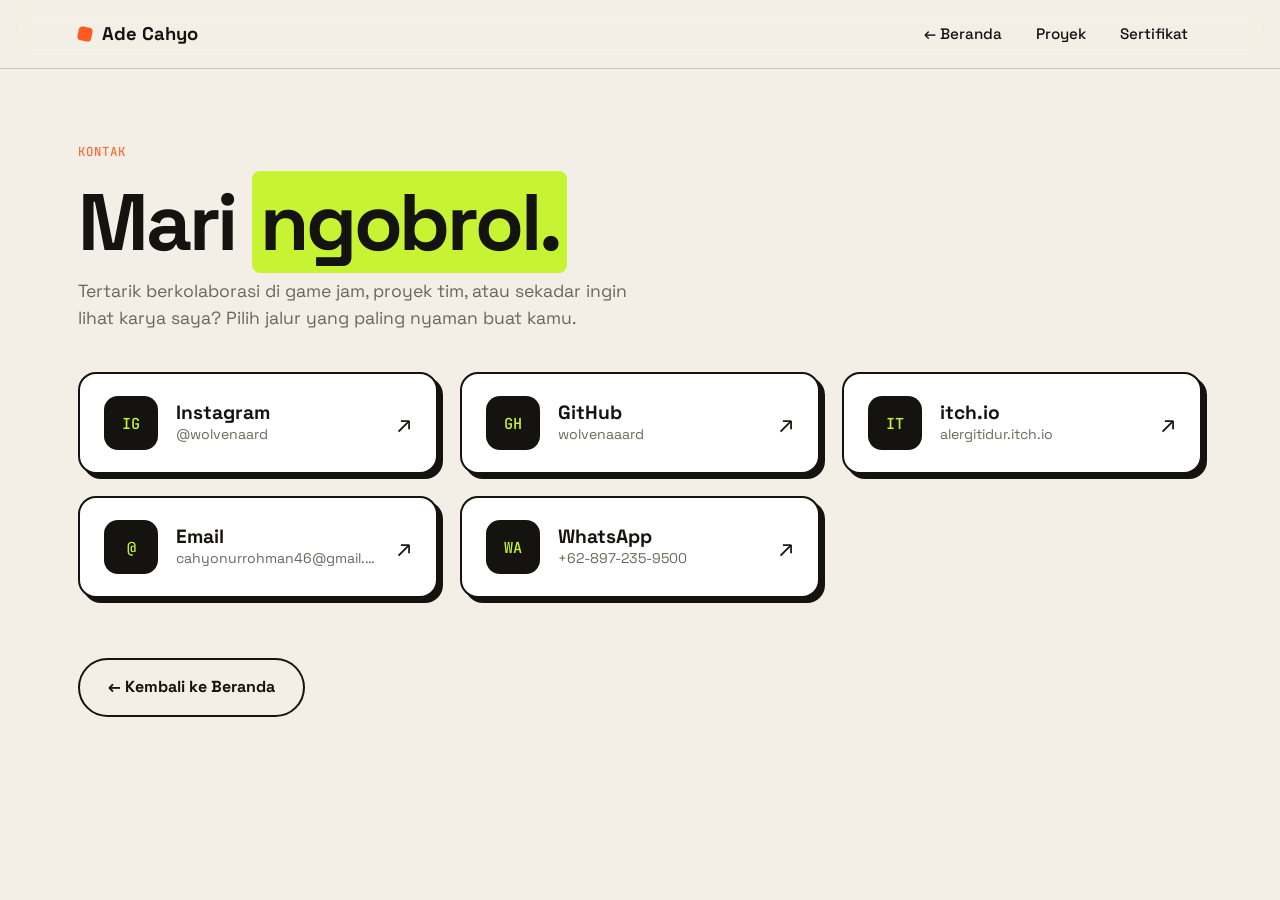
<file: kontak.html>
<!DOCTYPE html>
<html lang="id">
<head>
<meta charset="UTF-8">
<meta name="viewport" content="width=device-width, initial-scale=1.0">
<title>Kontak | Ade Cahyo Nurrohman</title>
<link rel="preconnect" href="https://fonts.googleapis.com">
<link rel="preconnect" href="https://fonts.gstatic.com" crossorigin>
<link href="https://fonts.googleapis.com/css2?family=Space+Grotesk:wght@400;500;700&family=JetBrains+Mono:wght@400;500&display=swap" rel="stylesheet">
<link rel="stylesheet" href="style.css">
</head>
<body>

<header>
  <div class="wrap nav">
    <a href="index.html" class="logo"><i></i>Ade Cahyo</a>
    <nav>
      <ul>
        <li><a class="link" href="index.html">← Beranda</a></li>
        <li><a class="link" href="index.html#projects">Proyek</a></li>
        <li><a class="link" href="sertifikat.html">Sertifikat</a></li>
      </ul>
    </nav>
  </div>
</header>

<main class="wrap">
  <div class="page-head">
    <span class="mono" style="color:var(--accent)">Kontak</span>
    <h1>Mari <span style="background:var(--accent-2);padding:0 .1em;border-radius:.1em">ngobrol.</span></h1>
    <p>Tertarik berkolaborasi di game jam, proyek tim, atau sekadar ingin lihat karya saya? Pilih jalur yang paling nyaman buat kamu.</p>
  </div>

  <div class="links-grid" id="linksGrid"></div>

  <a href="index.html" class="btn ghost" style="margin:10px 0 100px">← Kembali ke Beranda</a>
</main>

<script src="links.js"></script>
<script>renderLinks(document.getElementById('linksGrid'), 'cards');</script>
</body>
</html>
</file>
<file: style.css>
:root{
  --paper:#f3efe6;
  --ink:#14130f;
  --muted:#6b675c;
  --accent:#ff5a1f;
  --accent-2:#c6f432;
  --line:rgba(20,19,15,.18);
  --radius:18px;
}
*{margin:0;padding:0;box-sizing:border-box}
html{scroll-behavior:smooth}
body{
  background:var(--paper);color:var(--ink);
  font-family:'Space Grotesk',system-ui,sans-serif;line-height:1.55;
  -webkit-font-smoothing:antialiased;
}
::selection{background:var(--accent-2);color:var(--ink)}
a{color:inherit}
.mono{font-family:'JetBrains Mono',ui-monospace,monospace;font-size:.78rem;letter-spacing:.08em;text-transform:uppercase}
.wrap{max-width:1180px;margin:0 auto;padding:0 28px}

/* NAV */
header{position:sticky;top:0;z-index:50;background:rgba(243,239,230,.88);backdrop-filter:blur(12px);border-bottom:1px solid var(--line)}
.nav{display:flex;justify-content:space-between;align-items:center;height:68px}
.logo{font-weight:700;font-size:1.15rem;text-decoration:none;display:flex;align-items:center;gap:10px}
.logo i{width:14px;height:14px;background:var(--accent);border-radius:4px;display:inline-block;transform:rotate(12deg)}
nav ul{display:flex;gap:6px;list-style:none}
nav a.link{text-decoration:none;padding:8px 14px;border-radius:99px;font-weight:500;font-size:.95rem;transition:background .2s}
nav a.link:hover{background:var(--ink);color:var(--paper)}

/* BUTTONS */
.btn{
  display:inline-flex;align-items:center;gap:10px;padding:15px 28px;border-radius:99px;
  text-decoration:none;font-weight:700;border:2px solid var(--ink);cursor:pointer;font-size:1rem;
  font-family:inherit;transition:transform .2s, box-shadow .2s, background .2s;background:transparent;color:var(--ink);
}
.btn.primary{background:var(--ink);color:var(--paper);box-shadow:4px 4px 0 var(--accent)}
.btn.primary:hover{transform:translate(-2px,-2px);box-shadow:7px 7px 0 var(--accent)}
.btn.ghost:hover{background:var(--accent-2)}

/* HERO */
.hero{padding:80px 0 70px;display:grid;grid-template-columns:1.15fr .85fr;gap:60px;align-items:center}
.badge{display:inline-flex;align-items:center;gap:10px;border:1px solid var(--ink);border-radius:99px;padding:7px 16px;margin-bottom:30px;background:#fff}
.badge b{width:9px;height:9px;border-radius:50%;background:var(--accent-2);border:1px solid var(--ink);animation:pulse 1.8s infinite}
@keyframes pulse{50%{transform:scale(1.5);opacity:.5}}
.hero h1{font-size:clamp(2.6rem,7vw,5.8rem);line-height:.95;letter-spacing:-.04em;font-weight:700}
.hero h1 .hl{background:var(--accent-2);padding:0 .12em;border-radius:.12em;box-decoration-break:clone;-webkit-box-decoration-break:clone}
.hero h1 .out{color:transparent;-webkit-text-stroke:2px var(--ink)}
.hero p.sub{margin-top:30px;font-size:1.15rem;color:var(--muted);max-width:540px}
.cta{display:flex;gap:14px;flex-wrap:wrap;margin-top:34px}

/* CERTIFICATE STACK (hero) */
.cert-stack{position:relative}
.cert-stack .label{display:flex;justify-content:space-between;align-items:center;margin-bottom:16px}
.cert-stack .label span:first-child{color:var(--accent);font-weight:500}
.cert-preview{display:grid;gap:14px}
.cert-preview .cert:nth-child(1){transform:rotate(-1.5deg)}
.cert-preview .cert:nth-child(2){transform:rotate(1.2deg) translateX(18px)}
.cert-preview .cert:nth-child(3){transform:rotate(-.8deg)}
.cert-more{margin-top:26px;width:100%;justify-content:center}

/* CERT CARD */
.cert{
  background:#fff;border:2px solid var(--ink);border-radius:var(--radius);overflow:hidden;
  box-shadow:5px 5px 0 var(--ink);transition:transform .25s, box-shadow .25s;cursor:zoom-in;
}
.cert:hover{transform:translate(-3px,-3px) rotate(0)!important;box-shadow:9px 9px 0 var(--accent)}
.cert .img{aspect-ratio:16/10;background:#e9e4d6;display:flex;align-items:center;justify-content:center;overflow:hidden}
.cert img{width:100%;height:100%;object-fit:cover;display:block}
.cert .ph{padding:20px;text-align:center;color:var(--muted);font-size:.8rem;line-height:1.4}
.cert .cap{padding:12px 18px;border-top:2px solid var(--ink);display:flex;flex-direction:column;gap:2px}
.cert .cap strong{font-size:.98rem;line-height:1.25}
.cert .cap span{color:var(--muted);font-size:.8rem}

/* MARQUEE */
.marquee{border-block:2px solid var(--ink);background:var(--accent);overflow:hidden;white-space:nowrap;padding:14px 0}
.marquee div{display:inline-block;animation:slide 30s linear infinite;font-weight:700;font-size:1.3rem}
.marquee span{margin:0 26px}
.marquee span::after{content:"✦";margin-left:52px}
@keyframes slide{to{transform:translateX(-50%)}}

/* SECTIONS */
section{padding:110px 0}
.sec-head{display:flex;align-items:baseline;gap:20px;margin-bottom:54px;border-bottom:2px solid var(--ink);padding-bottom:18px}
.sec-head h2{font-size:clamp(2rem,5vw,3.4rem);letter-spacing:-.03em;line-height:1}
.sec-head .mono{color:var(--accent);font-weight:500}

/* ABOUT */
.about{display:grid;grid-template-columns:1fr 1fr;gap:60px}
.about .lead{font-size:clamp(1.25rem,2.3vw,1.7rem);line-height:1.4;letter-spacing:-.01em}
.about .lead em{font-style:normal;background:linear-gradient(transparent 60%,var(--accent-2) 60%)}
.facts{display:grid;gap:14px;align-content:start}
.fact{background:#fff;border:2px solid var(--ink);border-radius:var(--radius);padding:20px 24px;display:flex;justify-content:space-between;align-items:center;gap:20px;transition:transform .2s}
.fact:hover{transform:rotate(-1deg) translateX(6px)}
.fact .mono{color:var(--muted)}
.fact strong{font-size:1.05rem;text-align:right}
.skills-wrap{margin-top:70px}
.skills-wrap h3{margin-bottom:22px}
.skills{display:flex;flex-wrap:wrap;gap:12px}
.chip{padding:11px 20px;border:2px solid var(--ink);border-radius:99px;font-weight:500;background:#fff;transition:background .2s, transform .2s}
.chip:hover{background:var(--accent-2);transform:translateY(-3px) rotate(-2deg)}

/* PROJECTS */
.projects{border-top:2px solid var(--ink)}
.project{border-bottom:2px solid var(--ink);transition:background .25s,color .25s}
.project summary{
  list-style:none;cursor:pointer;display:grid;grid-template-columns:80px 1fr auto;gap:26px;align-items:center;padding:32px 18px;
}
.project summary::-webkit-details-marker{display:none}
.project .num{font-size:2.4rem;font-weight:700;color:var(--accent);line-height:1}
.project h3{font-size:clamp(1.4rem,3vw,2.1rem);letter-spacing:-.02em;line-height:1.1;margin-bottom:12px}
.tags{display:flex;gap:8px;flex-wrap:wrap}
.tag{border:1px solid currentColor;border-radius:99px;padding:4px 12px}
.plus{width:46px;height:46px;border:2px solid currentColor;border-radius:50%;display:grid;place-items:center;font-size:1.5rem;line-height:1;transition:transform .3s,background .3s}
.project:hover,.project[open]{background:var(--ink);color:var(--paper)}
.project:hover .num,.project[open] .num{color:var(--accent-2)}
.project[open] .plus{transform:rotate(45deg);background:var(--accent-2);color:var(--ink);border-color:var(--accent-2)}
.detail{padding:0 18px 38px 124px;display:grid;grid-template-columns:1fr 1fr;gap:40px;color:#d8d3c4}
.detail p{font-size:1.05rem}
.detail h4{font-family:'JetBrains Mono',monospace;font-size:.78rem;letter-spacing:.08em;text-transform:uppercase;color:var(--accent-2);margin-bottom:12px;font-weight:500}
.detail ul{list-style:none;display:grid;gap:8px}
.detail li{padding-left:22px;position:relative}
.detail li::before{content:"→";position:absolute;left:0;color:var(--accent)}

/* CONTACT */
.contact{background:var(--ink);color:var(--paper);border-radius:32px;margin:0 28px 28px;padding:90px 28px;text-align:center;position:relative;overflow:hidden}
.contact::before{content:"";position:absolute;width:420px;height:420px;border-radius:50%;background:var(--accent);filter:blur(120px);opacity:.35;top:-160px;right:-100px}
.contact h2{font-size:clamp(2.4rem,8vw,6rem);letter-spacing:-.04em;line-height:.95;position:relative}
.contact h2 span{color:var(--accent-2)}
.contact p.t{max-width:560px;margin:26px auto 40px;color:#bdb8a8;font-size:1.15rem;position:relative}
.contact .btn{background:var(--accent-2);color:var(--ink);border-color:var(--accent-2);position:relative}
.contact .btn:hover{background:var(--paper);border-color:var(--paper)}
footer{padding:10px 0 40px;display:flex;justify-content:space-between;flex-wrap:wrap;gap:10px;color:var(--muted)}

/* CERT PAGE */
.page-head{padding:70px 0 40px}
.page-head h1{font-size:clamp(2.4rem,7vw,5rem);letter-spacing:-.04em;line-height:.95;margin:20px 0 18px}
.page-head p{color:var(--muted);font-size:1.1rem;max-width:560px}
.cert-grid{display:grid;grid-template-columns:repeat(auto-fill,minmax(300px,1fr));gap:30px;padding-bottom:100px}
.cert-grid .cert{transform:none}

/* LIGHTBOX */
.lb{position:fixed;inset:0;background:rgba(20,19,15,.92);display:none;align-items:center;justify-content:center;z-index:100;padding:30px;flex-direction:column;gap:16px;cursor:zoom-out}
.lb.open{display:flex}
.lb img{max-width:100%;max-height:82vh;border-radius:12px;border:2px solid var(--paper)}
.lb p{color:var(--paper);text-align:center}

/* REVEAL */
.reveal{opacity:0;transform:translateY(30px);transition:opacity .7s ease, transform .7s ease}
.reveal.in{opacity:1;transform:none}

@media (max-width:900px){
  .hero{grid-template-columns:1fr;padding-top:50px;gap:50px}
  .about{grid-template-columns:1fr}
  .detail{grid-template-columns:1fr;padding:0 18px 34px}
  .project summary{grid-template-columns:50px 1fr 40px;gap:14px}
  .project .num{font-size:1.6rem}
  .plus{width:38px;height:38px}
  nav ul{gap:0}
  nav a.link{padding:8px 10px;font-size:.85rem}
  section{padding:80px 0}
  .contact{margin:0 12px 12px;padding:70px 20px}
  .cert-preview .cert:nth-child(2){transform:rotate(1.2deg)}
}
@media (prefers-reduced-motion:reduce){
  *{animation:none!important;transition:none!important}
  .reveal{opacity:1;transform:none}
}

/* LINKS / KONTAK */
.links-grid{display:grid;grid-template-columns:repeat(auto-fill,minmax(320px,1fr));gap:22px;padding-bottom:50px}
.link-card{
  display:flex;align-items:center;gap:18px;padding:22px 24px;background:#fff;border:2px solid var(--ink);
  border-radius:var(--radius);text-decoration:none;box-shadow:5px 5px 0 var(--ink);
  transition:transform .2s, box-shadow .2s, background .2s;
}
.link-card:hover{transform:translate(-3px,-3px);box-shadow:9px 9px 0 var(--accent);background:var(--accent-2)}
.link-card .ico{
  flex:0 0 54px;height:54px;border-radius:14px;background:var(--ink);color:var(--accent-2);
  display:grid;place-items:center;font-family:'JetBrains Mono',monospace;font-weight:500;font-size:.95rem;
}
.link-card .txt{display:flex;flex-direction:column;min-width:0;flex:1}
.link-card strong{font-size:1.2rem;line-height:1.2}
.link-card small{color:var(--muted);font-size:.88rem;overflow:hidden;text-overflow:ellipsis;white-space:nowrap}
.link-card:hover small{color:var(--ink)}
.link-card .go{font-size:1.5rem;transition:transform .2s}
.link-card:hover .go{transform:translate(3px,-3px)}

.pills{display:flex;flex-wrap:wrap;gap:10px;justify-content:center;position:relative;margin-top:34px}
.pill{
  display:inline-flex;align-items:center;gap:10px;padding:10px 18px 10px 10px;border-radius:99px;
  border:1.5px solid rgba(243,239,230,.35);color:var(--paper);text-decoration:none;font-weight:500;
  transition:background .2s,color .2s,border-color .2s,transform .2s;
}
.pill .k{
  min-width:30px;height:30px;padding:0 6px;border-radius:99px;background:var(--accent-2);color:var(--ink);
  display:grid;place-items:center;font-family:'JetBrains Mono',monospace;font-size:.7rem;font-weight:500;
}
.pill:hover{background:var(--accent-2);color:var(--ink);border-color:var(--accent-2);transform:translateY(-3px)}
.pill:hover .k{background:var(--ink);color:var(--accent-2)}
.contact .btn.alt{background:transparent;color:var(--paper);border-color:var(--paper);margin-left:8px}
.contact .btn.alt:hover{background:var(--paper);color:var(--ink)}
.foot-links{display:flex;gap:18px;flex-wrap:wrap}
.foot-links a{text-decoration:none}
.foot-links a:hover{color:var(--accent)}
@media (max-width:900px){
  .links-grid{grid-template-columns:1fr}
  .contact .btn.alt{margin:12px 0 0}
}
</file>
